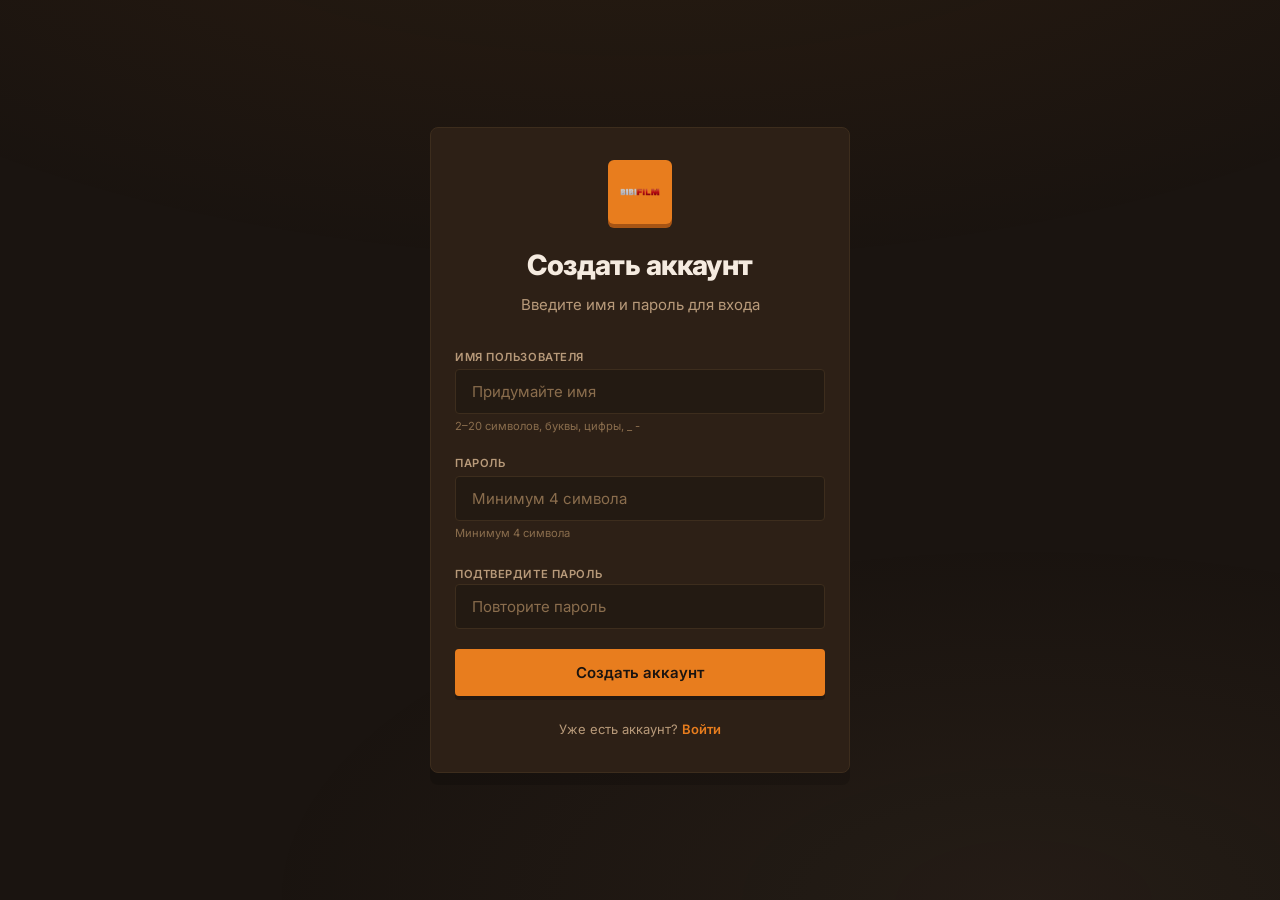
<file: Profile.html>
<!DOCTYPE html>
<html lang="ru">
<head>
  <meta charset="UTF-8">
  <meta name="viewport" content="width=device-width, initial-scale=1.0">
  <title>BiBiFilm — Профиль</title>
  <link rel="icon" type="image/png" href="assets/icons/icon.png">
  <link rel="preconnect" href="https://fonts.googleapis.com">
  <link rel="preconnect" href="https://fonts.gstatic.com" crossorigin>
  <link href="https://fonts.googleapis.com/css2?family=Inter:wght@400;500;600;700;800&display=swap" rel="stylesheet">
  <link rel="stylesheet" href="styles.css">
</head>
<body>
  <div class="page">
    <!-- Sidebar -->
    <nav class="sidebar" role="navigation" aria-label="Главная навигация">
      <a href="index.html" class="sidebar__logo" aria-label="BiBiFilm — главная">
        <img src="assets/icons/icon.png" alt="" loading="lazy">
      </a>

      <div class="sidebar__nav">
        <a href="index.html" class="nav-item" title="Главная" aria-label="Главная">
          <svg viewBox="0 0 24 24"><path d="M10 20v-6h4v6h5v-8h3L12 3 2 12h3v8z"/></svg>
        </a>

        <a href="#" class="nav-item" title="Категории" aria-label="Категории">
          <svg viewBox="0 0 24 24"><path d="M21 3H3c-1.1 0-2 .9-2 2v14c0 1.1.9 2 2 2h18c1.1 0 2-.9 2-2V5c0-1.1-.9-2-2-2zm0 16H3V5h18v14zM8 15c0-1.66 1.34-3 3-3s3 1.34 3 3-3-1.34-3-3z"/></svg>
        </a>

        <a href="#" class="nav-item" title="Моя библиотека" aria-label="Моя библиотека">
          <svg viewBox="0 0 24 24"><path d="M4 6H2v14c0 1.1.9 2 2 2h14v-2H4V6zm16-4H8c-1.1 0-2 .9-2 2v12c0 1.1.9 2 2 2h12c1.1 0 2-.9 2-2V4c0-1.1-.9-2-2-2zm0 14H8V4h12v14zM8 15c0-1.66 1.34-3 3-3s3 1.34 3 3-3-1.34-3-3z"/></svg>
        </a>

        <a href="Register.html" class="nav-item" id="authNavLink" title="Войти / Регистрация" aria-label="Войти или зарегистрироваться">
          <svg viewBox="0 0 24 24"><path d="M12 12c2.21 0 4-1.79 4-4s-1.79-4-4-4-4 1.79-4 4 1.79 4 4 4zm0 2c-2.67 0-8 1.34-8 4v2h16v-2c0-2.66-5.33-4-8-4z"/></svg>
        </a>

        <a href="#" class="nav-item" id="logoutNavLink" title="Выйти" aria-label="Выйти из аккаунта" style="display: none;" onclick="logout()">
          <svg viewBox="0 0 24 24"><path d="M17 7l-1.41 1.41L18.17 11H8v2h10.17l-2.58 2.58L17 17l5-5zM4 5h8V3H4c-1.1 0-2 .9-2 2v14c0 1.1.9 2 2 2h8v-2H4V5z"/></svg>
        </a>
      </div>

      <div class="sidebar__user">
        <a href="Profile.html" class="user-avatar" id="sidebarAvatar" title="Профиль" aria-label="Профиль">Б</a>
      </div>
    </nav>

    <!-- Main Content -->
    <main class="main-content" role="main">
      <div class="container">
        <!-- Profile Header -->
        <header class="profile-header" role="banner">
          <div class="profile-avatar" id="profileAvatar">Б</div>
          <div class="profile-info">
            <div class="profile-name-row">
              <h1 class="profile-name" id="userName">Биби</h1>
              <span class="badge" style="background: var(--color-surface); color: var(--color-text-muted); border: 1px solid var(--color-border);">User</span>
            </div>
            <div class="profile-handle" id="userHandle">@1</div>
            <div class="profile-status">Участник с <span id="memberSince">2026</span></div>
          </div>
          <button class="btn btn--secondary" id="logoutBtn" aria-label="Выйти из аккаунта">Выйти</button>
        </header>

        <!-- Continue Watching (from history) -->
        <section class="section" id="continueSection" aria-labelledby="continue-title" style="display: none;">
          <div class="section__header">
            <h2 class="section__title" id="continue-title">Продолжить просмотр</h2>
          </div>
          <div class="rail-wrapper">
            <button class="rail-nav rail-nav--prev" aria-label="Назад" onclick="scrollRail('continueRail', -1)" title="Назад">
              <svg viewBox="0 0 24 24"><path d="M15.41 7.41L14 6l-6 6 6 6 1.41-1.41L10.83 12z"/></svg>
            </button>
            <div class="rail" id="continueRail" role="list"></div>
            <button class="rail-nav rail-nav--next" aria-label="Вперёд" onclick="scrollRail('continueRail', 1)" title="Вперёд">
              <svg viewBox="0 0 24 24"><path d="M8.59 16.59L10 18l6-6-6-6-1.41 1.41L13.17 12z"/></svg>
            </button>
          </div>
        </section>

        <!-- Favorites / Saved -->
        <section class="section" id="favoritesSection" aria-labelledby="favorites-title">
          <div class="section__header">
            <h2 class="section__title" id="favorites-title">Сохранённое</h2>
          </div>
          <div class="rail-wrapper">
            <button class="rail-nav rail-nav--prev" aria-label="Назад" onclick="scrollRail('favoritesRail', -1)" title="Назад">
              <svg viewBox="0 0 24 24"><path d="M15.41 7.41L14 6l-6 6 6 6 1.41-1.41L10.83 12z"/></svg>
            </button>
            <div class="rail" id="favoritesRail" role="list"></div>
            <button class="rail-nav rail-nav--next" aria-label="Вперёд" onclick="scrollRail('favoritesRail', 1)" title="Вперёд">
              <svg viewBox="0 0 24 24"><path d="M8.59 16.59L10 18l6-6-6-6-1.41 1.41L13.17 12z"/></svg>
            </button>
          </div>
        </section>

        <!-- Account Actions -->
        <section class="section" aria-labelledby="account-title">
          <h2 class="section__title" id="account-title">Аккаунт</h2>
          <div class="grid" style="grid-template-columns: repeat(auto-fit, minmax(280px, 1fr));">
            <article class="setting-card" onclick="changeName()">
              <div class="setting-card__header">
                <div class="setting-card__icon">
                  <svg viewBox="0 0 24 24"><path d="M20 21v-2a4 4 0 0 0-4-4H8a4 4 0 0 0-4 4v2"/><path d="M12 17h.01"/></svg>
                </div>
                <h3 class="setting-card__title">Имя профиля</h3>
              </div>
              <p class="setting-card__desc">Изменить отображаемое имя</p>
            </article>

            <article class="setting-card" onclick="changePassword()">
              <div class="setting-card__header">
                <div class="setting-card__icon">
                  <svg viewBox="0 0 24 24"><path d="M12 22s8-4 8-10V5l-8-3-8 3v7c0 6 8 10 8 10z"/></svg>
                </div>
                <h3 class="setting-card__title">Пароль</h3>
              </div>
              <p class="setting-card__desc">Сменить пароль</p>
            </article>

            <article class="setting-card" style="border-color: var(--color-danger-muted);" onclick="logout()">
              <div class="setting-card__header">
                <div class="setting-card__icon" style="background: var(--color-danger-muted); color: var(--color-danger);">
                  <svg viewBox="0 0 24 24"><path d="M9 21H5a2 2 0 0 1-2-2V5a2 2 0 0 1 2-2h4"/><path d="M16 17L21 12M16 7L21 12M21 12H9"/></svg>
                </div>
                <h3 class="setting-card__title" style="color: var(--color-danger);">Выйти из аккаунта</h3>
              </div>
              <p class="setting-card__desc">Завершить сессию на этом устройстве</p>
            </article>
          </div>
        </section>

        <!-- Stats -->
        <section class="section" aria-labelledby="stats-title">
          <h2 class="section__title" id="stats-title">Статистика</h2>
          <div class="grid" style="grid-template-columns: repeat(auto-fit, minmax(140px, 1fr)); gap: var(--space-3);">
            <article class="setting-card" style="text-align: center; padding: var(--space-6);">
              <div style="font-size: var(--text-3xl); font-weight: var(--font-extrabold); color: var(--color-brand);" id="statFilms">0</div>
              <div style="font-size: var(--text-xs); color: var(--color-text-muted); margin-top: var(--space-1);">Просмотрено видео</div>
            </article>
            <article class="setting-card" style="text-align: center; padding: var(--space-6);">
              <div style="font-size: var(--text-3xl); font-weight: var(--font-extrabold); color: var(--color-brand);" id="statTime">0 мин</div>
              <div style="font-size: var(--text-xs); color: var(--color-text-muted); margin-top: var(--space-1);">Времени просмотра</div>
            </article>
            <article class="setting-card" style="text-align: center; padding: var(--space-6);">
              <div style="font-size: var(--text-3xl); font-weight: var(--font-extrabold); color: var(--color-brand);" id="statSaved">0</div>
              <div style="font-size: var(--text-xs); color: var(--color-text-muted); margin-top: var(--space-1);">Сохранено</div>
            </article>
          </div>
        </section>
      </div>
    </main>
  </div>

  <!-- Toast Container -->
  <div class="toast-container" id="toastContainer" aria-live="polite" aria-atomic="true"></div>

  <!-- Video Player Modal -->
  <div class="modal" id="videoModal" role="dialog" aria-modal="true" aria-label="Видеоплеер" onclick="closePlayer()">
    <div class="modal__backdrop"></div>
    <div class="modal__content">
      <button class="modal__close" onclick="closePlayer()" aria-label="Закрыть плеер">×</button>
      <video class="modal__video" id="mainPlayer" controls playsinline></video>
    </div>
  </div>

  <!-- Simple Modal for name/password change -->
  <div class="modal" id="actionModal" role="dialog" aria-modal="true" aria-labelledby="modalTitle" onclick="closeModal()">
    <div class="modal__backdrop"></div>
    <div class="modal__content" style="max-width: 420px; aspect-ratio: auto; padding: var(--space-6);" onclick="event.stopPropagation()">
      <h3 id="modalTitle" style="font-size: var(--text-xl); font-weight: var(--font-bold); margin-bottom: var(--space-5);"></h3>
      <form id="modalForm">
        <div class="form-group" id="modalNameGroup">
          <label class="form-label" for="modalNameInput">Новое имя</label>
          <input type="text" id="modalNameInput" class="form-input" placeholder="Введите имя" maxlength="20">
        </div>
        <div class="form-group" id="modalPassGroup" style="display: none;">
          <label class="form-label" for="modalCurrentPass">Текущий пароль</label>
          <input type="password" id="modalCurrentPass" class="form-input" placeholder="Введите текущий пароль">
        </div>
        <div class="form-group" id="modalNewPassGroup" style="display: none;">
          <label class="form-label" for="modalNewPass">Новый пароль</label>
          <input type="password" id="modalNewPass" class="form-input" placeholder="Минимум 4 символа" minlength="4">
        </div>
        <div class="form-group" id="modalConfirmPassGroup" style="display: none;">
          <label class="form-label" for="modalConfirmPass">Подтвердите новый пароль</label>
          <input type="password" id="modalConfirmPass" class="form-input" placeholder="Повторите новый пароль">
        </div>
        <div style="display: flex; gap: var(--space-3); margin-top: var(--space-6);">
          <button type="button" class="btn btn--secondary flex-1" onclick="closeModal()">Отмена</button>
          <button type="submit" class="btn btn--primary flex-1" id="modalSubmitBtn">Сохранить</button>
        </div>
      </form>
    </div>
  </div>

  <!-- Data & App Scripts -->
  <script>
    // ==========================================
    // BiBiFilm — CONFIG (EDIT HERE)
    // ==========================================
    // ═══════════════════════════════════════════
    // ПУТИ К АССЕТАМ (меняй если переместил папки)
    // ═══════════════════════════════════════════
    const VIDEOS = 'assets/videos/';
    const PHOTOS = 'assets/photos/';

    // ═══════════════════════════════════════════
    // ГЛАВНЫЙ БАННЕР (Hero) — меняй под свой фильм
    // ═══════════════════════════════════════════
    const heroConfig = {
      title: 'Бизнес-план «Биби»',
      subtitle: 'Рекомендуемое',
      ageRating: '0+',
      quality: 'HD',
      description: 'Энергичная кошечка Биби устраивается пекарем. В первый же день к ней приходят два кота и заказывают два пирога. Не устояв перед потрясающим ароматом, Биби прямо на глазах у обманутых клиентов съедает оба заказа сама.',
      poster: PHOTOS + 'cover1.png',
      video: VIDEOS + 'film1.mov',
      btnText: 'Смотреть'
    };

    // ═══════════════════════════════════════════
    // СЕКЦИИ — ДОБАВЛЯЙ/УДАЛЯЙ ФИЛЬМЫ ЗДЕСЬ
    // (ДОЛЖЕН БЫТЬ ИДЕНТИЧНЫМ index.html)
    // ═══════════════════════════════════════════
    // Каждый item = { id, title, video, poster, quality }
    // id: уникальный (film1, film2... ep1, ep2... bp1, work1...)
    // title: название на карточке
    // video: путь к файлу (VIDEOS + 'имя_файла')
    // poster: путь к обложке (PHOTOS + 'имя_файла') или '' если нет
    // quality: 'HD' / '4K' / '' — значок качества на карточке
    // ═══════════════════════════════════════════
    const sectionsConfig = [
      {
        id: 'movies',
        title: 'Фильмы',
        type: 'movies',
        items: [
          { id: 'film1', title: 'Бизнес-план «Биби»', video: VIDEOS + 'film1.mov', poster: PHOTOS + 'cover1.png', quality: 'HD' },
          { id: 'film2', title: 'Фильм 2', video: VIDEOS + 'film2.mov', poster: PHOTOS + 'cover2.png', quality: 'HD' },
          { id: 'film3', title: 'Фильм 3', video: VIDEOS + 'film3.mp4', poster: PHOTOS + 'cover3.png', quality: 'HD' },
          { id: 'film4', title: 'Фильм 4', video: VIDEOS + 'film4.mov', poster: PHOTOS + 'cover4.png', quality: 'HD' },
          { id: 'film5', title: 'Фильм 5', video: VIDEOS + 'film5.mov', poster: PHOTOS + 'cover5.png', quality: 'HD' },
          { id: 'film6', title: 'Фильм 6', video: VIDEOS + 'film6.mov', poster: PHOTOS + 'cover6.png', quality: 'HD' },
          { id: 'film7', title: 'Фильм 7', video: VIDEOS + 'film7.mp4', poster: PHOTOS + 'cover7.png', quality: 'HD' },
          { id: 'film8', title: 'Фильм 8', video: VIDEOS + 'film8.mp4', poster: PHOTOS + 'cover8.png', quality: 'HD' },
          { id: 'film9', title: 'Фильм 9', video: VIDEOS + 'film9.mp4', poster: PHOTOS + 'cover9.png', quality: 'HD' },
          { id: 'film10', title: 'Фильм 10', video: VIDEOS + 'film10.mp4', poster: PHOTOS + 'cover10.png', quality: 'HD' },
          { id: 'film11', title: 'Фильм 11', video: VIDEOS + 'film11.mp4', poster: PHOTOS + 'cover11.png', quality: 'HD' },
          // ДОБАВЛЯЙ НОВЫЕ ФИЛЬМЫ ВЫШЕ ЭТОЙ СТРОКИ:
          // { id: 'film12', title: 'Название', video: VIDEOS + 'film12.mov', poster: PHOTOS + 'cover12.png', quality: 'HD' },
        ]
      },
      {
        id: 'episodes',
        title: 'Эпизоды',
        type: 'episodes',
        items: [
          { id: 'ep1', title: 'Эпизод 1', video: VIDEOS + 'episode1.mov', poster: '' },
          { id: 'ep2', title: 'Эпизод 2', video: VIDEOS + 'episode2.mov', poster: '' },
          { id: 'ep2alt', title: 'Эпизод 2 (Альт. версия)', video: VIDEOS + 'episode2anotherv.mov', poster: '' },
          { id: 'ep3', title: 'Эпизод 3', video: VIDEOS + 'episode3.mov', poster: '' },
          { id: 'ep4', title: 'Эпизод 4', video: VIDEOS + 'episode4.mov', poster: '' },
          // ДОБАВЛЯЙ ЭПИЗОДЫ ВЫШЕ:
        ]
      },
      {
        id: 'badphones',
        title: 'Badphones',
        type: 'custom',
        items: [
          { id: 'bp1', title: 'Badphones 1', video: VIDEOS + 'badphone1.mp4', poster: PHOTOS + 'badcover1.png', quality: 'HD' },
          { id: 'bp2', title: 'Badphones 2', video: VIDEOS + 'badphone2.mp4', poster: PHOTOS + 'badcover2.png', quality: 'HD' },
          // ДОБАВЛЯЙ BADPHONES ВЫШЕ:
        ]
      },
      {
        id: 'work',
        title: 'Работа',
        type: 'custom',
        items: [
          { id: 'work1', title: 'Работа 1', video: VIDEOS + 'work1.mov', poster: PHOTOS + 'workcover1.png', quality: 'HD' },
          { id: 'work2', title: 'Работа 2', video: VIDEOS + 'work2.mov', poster: PHOTOS + 'workcover2.png', quality: 'HD' },
          // ДОБАВЛЯЙ РАБОТЫ ВЫШЕ:
        ]
      }
      // ХОЧЕШЬ НОВУЮ СЕКЦИЮ? КОПИРУЙ БЛОК ВЫШЕ И МЕНЯЙ id/title/items
    ];

    const videoTitles = {
      'assets/videos/film1.mov': 'Бизнес-план «Биби»',
      'assets/videos/film2.mov': 'Фильм 2',
      'assets/videos/film3.mp4': 'Фильм 3',
      'assets/videos/film4.mov': 'Фильм 4',
      'assets/videos/film5.mov': 'Фильм 5',
      'assets/videos/film6.mov': 'Фильм 6',
      'assets/videos/film7.mp4': 'Фильм 7',
      'assets/videos/film8.mp4': 'Фильм 8',
      'assets/videos/film9.mp4': 'Фильм 9',
      'assets/videos/film10.mp4': 'Фильм 10',
      'assets/videos/film11.mp4': 'Фильм 11',
      'assets/videos/episode1.mov': 'Эпизод 1',
      'assets/videos/episode2.mov': 'Эпизод 2',
      'assets/videos/episode2anotherv.mov': 'Эпизод 2 (Альт.)',
      'assets/videos/episode3.mov': 'Эпизод 3',
      'assets/videos/episode4.mov': 'Эпизод 4',
      'assets/videos/badphone1.mp4': 'Badphones 1',
      'assets/videos/badphone2.mp4': 'Badphones 2',
      'assets/videos/work1.mov': 'Работа 1',
      'assets/videos/work2.mov': 'Работа 2',
    };

    const playerConfig = {
      completionThreshold: 95,
      minWatchTime: 3,
      autoplay: true,
    };

    function getVideoTitle(videoSrc) {
      return videoTitles[videoSrc] || videoSrc.split('/').pop().replace(/\.[^.]+$/, '');
    }

    function formatTime(sec) {
      if (!sec || sec < 0) return '0:00';
      const h = Math.floor(sec / 3600);
      const m = Math.floor((sec % 3600) / 60);
      const s = Math.floor(sec % 60);
      return h > 0
        ? `${h}:${String(m).padStart(2, '0')}:${String(s).padStart(2, '0')}`
        : `${m}:${String(s).padStart(2, '0')}`;
    }

    // Авто-генерация плоского массива всех видео
    const allVideos = sectionsConfig.flatMap(section =>
      section.items.map(item => ({
        ...item,
        sectionId: section.id,
        sectionTitle: section.title
      }))
    );

    // ==========================================
    // BiBiFilm — Profile App
    // ==========================================
    const STORAGE_KEY = 'video_watch_history';
    const FAVORITES_KEY = 'bibifilm_favorites';
    const USERS_KEY = 'bibifilm_users';

    // ----- INIT -----
    (function() {
      const currentUser = localStorage.getItem('bibifilm_current_user');
      if (!currentUser) {
        window.location.href = 'Register.html';
        return;
      }

      const nameEl = document.getElementById('userName');
      const handleEl = document.getElementById('userHandle');
      const avatarEl = document.getElementById('profileAvatar');
      const sidebarAvatar = document.getElementById('sidebarAvatar');

      if (nameEl) nameEl.textContent = currentUser;
      if (handleEl) handleEl.textContent = '@' + currentUser;
      if (avatarEl) avatarEl.textContent = currentUser.charAt(0).toUpperCase();
      if (sidebarAvatar) sidebarAvatar.textContent = currentUser.charAt(0).toUpperCase();

      // Member since
      const users = JSON.parse(localStorage.getItem(USERS_KEY) || '{}');
      if (users[currentUser]?.createdAt) {
        const year = new Date(users[currentUser].createdAt).getFullYear();
        document.getElementById('memberSince').textContent = year;
      }

      document.title = 'BiBiFilm — ' + currentUser;
      updateAuthNav();
      renderContinueWatching();
      renderFavorites(currentUser);
      renderStats(currentUser);
      enableRailScroll();
      observeRailScroll();
    })();

    // ----- AUTH NAV -----
    function updateAuthNav() {
      const authLink = document.getElementById('authNavLink');
      const logoutLink = document.getElementById('logoutNavLink');
      const currentUser = localStorage.getItem('bibifilm_current_user');

      if (currentUser) {
        if (authLink) { authLink.href = 'Profile.html'; authLink.title = 'Профиль (' + currentUser + ')'; }
        if (logoutLink) logoutLink.style.display = 'flex';
      } else {
        if (authLink) { authLink.href = 'Register.html'; authLink.title = 'Войти / Регистрация'; }
        if (logoutLink) logoutLink.style.display = 'none';
      }
    }

    function logout() {
      localStorage.removeItem('bibifilm_current_user');
      window.location.href = 'Register.html';
    }

    // ----- RAIL SCROLL / NAV -----
    function enableRailScroll() {
      document.querySelectorAll('.rail').forEach(rail => {
        rail.addEventListener('wheel', (e) => {
          if (e.deltaY !== 0) {
            e.preventDefault();
            rail.scrollLeft += e.deltaY * 1.5;
          }
        }, { passive: false });
      });
    }

    function scrollRail(railId, direction) {
      const rail = document.getElementById(railId);
      if (!rail) return;
      const cardWidth = 260 + 16;
      rail.scrollBy({ left: direction * cardWidth * 3, behavior: 'smooth' });
      setTimeout(() => updateRailNav(railId), 350);
    }

    function updateRailNav(railId) {
      const rail = document.getElementById(railId);
      if (!rail) return;
      const wrapper = rail.closest('.rail-wrapper');
      if (!wrapper) return;
      const prevBtn = wrapper.querySelector('.rail-nav--prev');
      const nextBtn = wrapper.querySelector('.rail-nav--next');
      if (prevBtn) prevBtn.style.display = rail.scrollLeft > 10 ? 'flex' : 'none';
      if (nextBtn) nextBtn.style.display = rail.scrollLeft + rail.clientWidth < rail.scrollWidth - 10 ? 'flex' : 'none';
    }

    function observeRailScroll() {
      document.querySelectorAll('.rail').forEach(rail => {
        rail.addEventListener('scroll', () => updateRailNav(rail.id));
      });
    }

    // ----- CONTINUE WATCHING -----
    function getWatchHistory() {
      try { return JSON.parse(localStorage.getItem(STORAGE_KEY)) || {}; }
      catch { return {}; }
    }

    function renderContinueWatching() {
      const history = getWatchHistory();
      const section = document.getElementById('continueSection');
      const rail = document.getElementById('continueRail');
      const items = Object.values(history).sort((a, b) => b.timestamp - a.timestamp);

      if (items.length === 0) {
        section.style.display = 'none';
        return;
      }

      section.style.display = 'block';
      rail.innerHTML = items.slice(0, 10).map(item => {
        const hasPoster = !!item.posterSrc;
        const bgStyle = hasPoster ? `background-image: url('${item.posterSrc}');` : '';
        const placeholderClass = hasPoster ? '' : 'card__media--placeholder';
        const isCompleted = item.progress >= playerConfig.completionThreshold;
        const progressBar = !isCompleted
          ? `<div class="card__progress" style="width: ${item.progress}%;"></div>`
          : `<div class="card__progress card__progress--complete" style="width: 100%;"></div>`;
        const titleText = isCompleted ? 'Просмотрено' : `Продолжить с ${formatTime(item.currentTime)}`;

        return `
          <article class="rail__item card" role="listitem" data-video-src="${item.videoSrc}" onclick="openPlayer('${item.videoSrc}', '${item.posterSrc || ''}', ${item.currentTime})">
            <div class="card__media ${placeholderClass}" style="${bgStyle}">
              <button class="card__play-btn" aria-label="Смотреть" tabindex="-1"><svg viewBox="0 0 24 24"><path d="M8 5v14l11-7z"/></svg></button>
            </div>
            ${progressBar}
            <div class="card__content">
              <h3 class="card__title">${titleText}</h3>
            </div>
          </article>
        `;
      }).join('');
      updateRailNav('continueRail');
    }

    // ----- FAVORITES (from allVideos + localStorage) -----
    function getFavorites() {
      try { return JSON.parse(localStorage.getItem(FAVORITES_KEY)) || []; }
      catch { return []; }
    }

    function renderFavorites(user) {
      const favorites = getFavorites();
      const rail = document.getElementById('favoritesRail');

      if (favorites.length === 0) {
        rail.innerHTML = `
          <div class="rail__item" style="flex: 0 0 260px; display: flex;">
            <article class="card w-full" style="display: flex; flex-direction: column; justify-content: center; align-items: center; min-height: 160px; text-align: center; border-style: dashed; border-color: var(--color-border);">
              <svg width="48" height="48" viewBox="0 0 24 24" fill="none" stroke="currentColor" stroke-width="1.5" style="color: var(--color-text-dim); margin-bottom: var(--space-3);"><path d="M19 21l-7-5-7 5V5a2 2 0 0 1 2-2h10a2 2 0 0 1 2 2z"/></svg>
              <p style="color: var(--color-text-muted); font-size: var(--text-sm);">Пока ничего не сохранено</p>
              <p style="color: var(--color-text-dim); font-size: var(--text-xs); margin-top: var(--space-1);">Нажмите на сердечко у фильма, чтобы добавить сюда</p>
            </article>
          </div>
        `;
        return;
      }

      rail.innerHTML = favorites.map(videoSrc => {
        const video = allVideos.find(v => v.video === videoSrc);
        if (!video) return '';

        const hasPoster = !!video.poster;
        const bgStyle = hasPoster ? `background-image: url('${video.poster}');` : '';
        const placeholderClass = hasPoster ? '' : 'card__media--placeholder';

        return `
          <article class="rail__item card" role="listitem" data-video-src="${video.video}" onclick="openPlayer('${video.video}', '${video.poster || ''}')">
            <div class="card__media ${placeholderClass}" style="${bgStyle}">
              <button class="card__play-btn" aria-label="Смотреть" tabindex="-1"><svg viewBox="0 0 24 24"><path d="M8 5v14l11-7z"/></svg></button>
            </div>
            <div class="card__content">
              <h3 class="card__title">${video.title}</h3>
              ${video.quality ? `<div class="card__meta"><span>${video.quality}</span></div>` : ''}
            </div>
          </article>
        `;
      }).filter(Boolean).join('');
      updateRailNav('favoritesRail');
    }

    // ----- STATS -----
    function renderStats(user) {
      const history = getWatchHistory();
      const userHistory = Object.values(history);
      const watched = new Set(userHistory.map(i => i.videoSrc)).size;
      const totalSec = userHistory.reduce((sum, i) => sum + (i.currentTime || 0), 0);
      const favorites = getFavorites();

      document.getElementById('statFilms').textContent = watched;
      document.getElementById('statTime').textContent = totalSec > 3600 ? `${Math.floor(totalSec/3600)} ч` : `${Math.floor(totalSec/60)} мин`;
      document.getElementById('statSaved').textContent = favorites.length;
    }

    // ----- MODAL (name/password) -----
    let modalMode = 'name';
    const modal = document.getElementById('actionModal');
    const modalTitle = document.getElementById('modalTitle');
    const modalForm = document.getElementById('modalForm');
    const modalSubmitBtn = document.getElementById('modalSubmitBtn');
    const nameGroup = document.getElementById('modalNameGroup');
    const passGroup = document.getElementById('modalPassGroup');
    const newPassGroup = document.getElementById('modalNewPassGroup');
    const confirmPassGroup = document.getElementById('modalConfirmPassGroup');
    const nameInput = document.getElementById('modalNameInput');
    const currentPassInput = document.getElementById('modalCurrentPass');
    const newPassInput = document.getElementById('modalNewPass');
    const confirmPassInput = document.getElementById('modalConfirmPass');

    function openModal(mode) {
      modalMode = mode;
      modalForm.reset();
      clearModalValidation();

      if (mode === 'name') {
        modalTitle.textContent = 'Изменить имя';
        nameGroup.style.display = 'block';
        passGroup.style.display = 'none';
        newPassGroup.style.display = 'none';
        confirmPassGroup.style.display = 'none';
        modalSubmitBtn.textContent = 'Сохранить';
        const currentUser = localStorage.getItem('bibifilm_current_user');
        nameInput.value = currentUser || '';
      } else {
        modalTitle.textContent = 'Сменить пароль';
        nameGroup.style.display = 'none';
        passGroup.style.display = 'block';
        newPassGroup.style.display = 'block';
        confirmPassGroup.style.display = 'block';
        modalSubmitBtn.textContent = 'Сменить';
      }
      modal.classList.add('modal--open');
      document.body.style.overflow = 'hidden';
    }

    function closeModal() {
      modal.classList.remove('modal--open');
      document.body.style.overflow = '';
    }

    function changeName() { openModal('name'); }
    function changePassword() { openModal('password'); }

    function clearModalValidation() {
      [nameInput, currentPassInput, newPassInput, confirmPassInput].forEach(i => i.classList.remove('error', 'success'));
    }

    // Hash password
    async function hashPassword(password) {
      const encoder = new TextEncoder();
      const data = encoder.encode(password + 'bibifilm_salt_2024');
      const hashBuffer = await crypto.subtle.digest('SHA-256', data);
      const hashArray = Array.from(new Uint8Array(hashBuffer));
      return hashArray.map(b => b.toString(16).padStart(2, '0')).join('');
    }

    modalForm.onsubmit = async (e) => {
      e.preventDefault();
      const currentUser = localStorage.getItem('bibifilm_current_user');
      if (!currentUser) return;

      if (modalMode === 'name') {
        const newName = nameInput.value.trim();
        if (!newName || newName.length < 2 || newName.length > 20) { nameInput.classList.add('error'); return; }
        if (!/^[a-zA-Z0-9а-яА-ЯёЁ_-]+$/.test(newName)) { nameInput.classList.add('error'); return; }

        const users = JSON.parse(localStorage.getItem(USERS_KEY) || '{}');
        if (users[newName] && newName !== currentUser) {
          nameInput.classList.add('error');
          showToast('Это имя уже занято', 'error');
          return;
        }

        users[newName] = { ...users[currentUser] };
        delete users[currentUser];
        localStorage.setItem(USERS_KEY, JSON.stringify(users));
        localStorage.setItem('bibifilm_current_user', newName);

        document.getElementById('userName').textContent = newName;
        document.getElementById('userHandle').textContent = '@' + newName;
        document.getElementById('profileAvatar').textContent = newName.charAt(0).toUpperCase();
        document.getElementById('sidebarAvatar').textContent = newName.charAt(0).toUpperCase();
        document.title = 'BiBiFilm — ' + newName;

        showToast('Имя изменено', 'success');
        closeModal();
      } else {
        const currentPass = currentPassInput.value;
        const newPass = newPassInput.value;
        const confirmPass = confirmPassInput.value;

        if (!currentPass) { currentPassInput.classList.add('error'); return; }
        if (newPass.length < 4) { newPassInput.classList.add('error'); return; }
        if (newPass !== confirmPass) { confirmPassInput.classList.add('error'); showToast('Пароли не совпадают', 'error'); return; }

        const users = JSON.parse(localStorage.getItem(USERS_KEY) || '{}');
        const hash = await hashPassword(currentPass);
        if (users[currentUser]?.passwordHash !== hash) {
          currentPassInput.classList.add('error');
          showToast('Неверный текущий пароль', 'error');
          return;
        }

        users[currentUser].passwordHash = await hashPassword(newPass);
        localStorage.setItem(USERS_KEY, JSON.stringify(users));

        showToast('Пароль изменён', 'success');
        closeModal();
      }
    };

    // ----- PLAYER -----
    const playerModal = document.getElementById('videoModal');
    const player = document.getElementById('mainPlayer');
    let currentMedia = null;

    function openPlayer(videoSrc, posterSrc, startTime = 0) {
      currentMedia = { videoSrc, posterSrc };
      player.src = videoSrc;
      if (posterSrc) player.poster = posterSrc;
      else player.removeAttribute('poster');

      playerModal.classList.add('modal--open');
      document.body.style.overflow = 'hidden';

      if (startTime > 0) player.currentTime = startTime;
      if (playerConfig.autoplay) player.play().catch(() => {});
    }

    player.addEventListener('timeupdate', () => {
      if (currentMedia && player.duration) {
        updateProgressBar(currentMedia.videoSrc, player.currentTime, player.duration);
      }
    });

    function saveProgress(videoSrc, posterSrc, currentTime, duration) {
      if (!duration || duration <= 0) return;
      const history = getWatchHistory();
      const progress = (currentTime / duration) * 100;
      if (progress > playerConfig.completionThreshold || currentTime < playerConfig.minWatchTime) {
        delete history[videoSrc];
      } else {
        history[videoSrc] = { videoSrc, posterSrc, currentTime, progress, timestamp: Date.now() };
      }
      localStorage.setItem(STORAGE_KEY, JSON.stringify(history));
      // Full re-render only on completion/close
      renderContinueWatching();
      renderStats(localStorage.getItem('bibifilm_current_user'));
    }

    // Lightweight progress bar update during playback (no re-render)
    function updateProgressBar(videoSrc, currentTime, duration) {
      const progress = (currentTime / duration) * 100;
      const card = document.querySelector(`#continueRail .card[data-video-src="${videoSrc}"]`);
      if (card) {
        const progressBar = card.querySelector('.card__progress');
        if (progressBar) {
          progressBar.style.width = `${Math.min(progress, 100)}%`;
          if (progress >= playerConfig.completionThreshold) {
            progressBar.classList.add('card__progress--complete');
          }
        }
        const title = card.querySelector('.card__title');
        if (title) {
          title.textContent = progress >= playerConfig.completionThreshold ? 'Просмотрено' : `Продолжить с ${formatTime(currentTime)}`;
        }
      }
    }

    function closePlayer() {
      if (currentMedia && player.duration) {
        saveProgress(currentMedia.videoSrc, currentMedia.posterSrc, player.currentTime, player.duration);
      }
      player.pause();
      player.src = '';
      currentMedia = null;
      playerModal.classList.remove('modal--open');
      document.body.style.overflow = '';
    }

    document.addEventListener('keydown', (e) => {
      if (e.key === 'Escape') {
        if (playerModal.classList.contains('modal--open')) closePlayer();
        if (modal.classList.contains('modal--open')) closeModal();
      }
    });

    // ----- TOAST -----
    function showToast(message, type = 'info') {
      const container = document.getElementById('toastContainer');
      const toast = document.createElement('div');
      toast.className = `toast toast--${type === 'success' ? 'success' : type === 'error' ? 'error' : 'info'}`;
      const icons = {
        success: '<path d="M9 16.17L4.83 12l-1.42 1.41L9 19 21 7l-1.41-1.41L9 16.17z"/>',
        error: '<path d="M12 2C6.48 2 2 6.48 2 12s4.48 10 10 10 10-4.48 10-10S17.52 2 12 2zm1 15h-2v-2h2v2zm0-4h-2V7h2v6z"/>',
        info: '<path d="M12 2C6.48 2 2 6.48 2 12s4.48 10 10 10 10-4.48 10-10S17.52 2 12 2zm1 17h-2v-4h2v4zm0-10h-2V7h2v6z"/>'
      };
      toast.innerHTML = `
        <svg class="toast__icon" viewBox="0 0 24 24">${icons[type === 'success' ? 'success' : type === 'error' ? 'error' : 'info']}</svg>
        <span class="toast__message">${message}</span>
        <button class="toast__close" aria-label="Закрыть"><svg width="18" height="18" viewBox="0 0 24 24"><path d="M19 6.41L17.59 5 12 10.59 6.41 5 5 6.41 10.59 12 5 17.59 6.41 19 19 17.59 13.41 12z"/></svg></button>
      `;
      toast.querySelector('.toast__close').onclick = () => toast.remove();
      container.appendChild(toast);
      setTimeout(() => toast.remove(), 5000);
    }
  </script>
</body>
</html>
</file>
<file: styles.css>
/* ========================================
   BiBiFilm — Design System (Orange/Brown Brutalist)
   ======================================== */

/* ---------- CSS Custom Properties ---------- */
:root {
  /* Colors — Оранжево-коричневая палитра */
  --color-bg: #1a1410;
  --color-bg-elevated: #231a12;
  --color-surface: #2d2016;
  --color-surface-hover: #36281a;
  --color-border: #3d2d1d;
  --color-border-strong: #4a3824;

  --color-text: #f5ebe0;
  --color-text-muted: #b89a7a;
  --color-text-dim: #8a6d4d;

  --color-brand: #e87d1e;        /* Основной оранжевый */
  --color-brand-hover: #ff8c00;
  --color-brand-muted: rgba(232, 125, 30, 0.12);
  --color-brand-strong: rgba(232, 125, 30, 0.2);

  --color-accent: #d4a574;       /* Песочный/бежевый */
  --color-accent-hover: #e8c498;

  --color-danger: #c0392b;
  --color-danger-muted: rgba(192, 57, 43, 0.12);
  --color-success: #27ae60;
  --color-success-muted: rgba(39, 174, 96, 0.12);

  /* Spacing */
  --space-1: 4px;
  --space-2: 8px;
  --space-3: 12px;
  --space-4: 16px;
  --space-5: 20px;
  --space-6: 24px;
  --space-8: 32px;
  --space-10: 40px;
  --space-12: 48px;
  --space-16: 64px;

  /* Typography */
  --font-sans: 'Inter', 'Segoe UI', system-ui, -apple-system, sans-serif;
  --font-mono: 'JetBrains Mono', 'Fira Code', monospace;

  --text-xs: 0.7rem;
  --text-sm: 0.8125rem;
  --text-base: 0.9375rem;
  --text-md: 1rem;
  --text-lg: 1.125rem;
  --text-xl: 1.375rem;
  --text-2xl: 1.75rem;
  --text-3xl: 2.25rem;
  --text-4xl: 3rem;

  --font-normal: 400;
  --font-medium: 500;
  --font-semibold: 600;
  --font-bold: 700;
  --font-extrabold: 800;

  --leading-tight: 1.15;
  --leading-normal: 1.5;
  --leading-relaxed: 1.65;

  /* Border Radius — МАЛО закруглений */
  --radius-none: 0;
  --radius-sm: 2px;
  --radius-md: 4px;
  --radius-lg: 6px;
  --radius-xl: 8px;
  --radius-full: 9999px;

  /* Shadows — Твёрдые, без размытия */
  --shadow-sm: 0 1px 0 rgba(0,0,0,0.3);
  --shadow-md: 0 4px 0 rgba(0,0,0,0.25);
  --shadow-lg: 0 8px 0 rgba(0,0,0,0.2);
  --shadow-xl: 0 12px 0 rgba(0,0,0,0.15);
  --shadow-brand: 0 4px 0 rgba(180, 90, 20, 0.9);

  /* Transitions — Быстрые, чёткие */
  --transition-fast: 80ms ease;
  --transition-base: 150ms ease;
  --transition-slow: 250ms ease;

  /* Layout */
  --sidebar-width: 72px;
  --header-height: 56px;
  --content-max-width: 1400px;
  --content-padding: var(--space-6);

  /* Z-index */
  --z-dropdown: 100;
  --z-sticky: 200;
  --z-sidebar: 300;
  --z-modal-backdrop: 400;
  --z-modal: 500;
  --z-toast: 600;
  --z-tooltip: 700;
}

/* ---------- Reset & Base ---------- */
*, *::before, *::after {
  box-sizing: border-box;
  margin: 0;
  padding: 0;
}

html {
  font-size: 16px;
  -webkit-font-smoothing: antialiased;
  -moz-osx-font-smoothing: grayscale;
  text-rendering: optimizeLegibility;
}

body {
  font-family: var(--font-sans);
  background-color: var(--color-bg);
  color: var(--color-text);
  font-size: var(--text-base);
  line-height: var(--leading-normal);
  min-height: 100vh;
  overflow-x: hidden;
}

a { color: inherit; text-decoration: none; }
button { font-family: inherit; font-size: inherit; cursor: pointer; border: none; background: none; }
img, video { max-width: 100%; height: auto; display: block; }
input, textarea, select { font-family: inherit; font-size: inherit; color: inherit; }
ul, ol { list-style: none; }

/* Scrollbar — Тонкая, чёткая */
::-webkit-scrollbar { width: 6px; height: 6px; }
::-webkit-scrollbar-track { background: transparent; }
::-webkit-scrollbar-thumb {
  background: var(--color-border-strong);
  border-radius: var(--radius-none);
}
::-webkit-scrollbar-thumb:hover { background: var(--color-text-muted); }
::-webkit-scrollbar-corner { background: transparent; }

::selection { background: var(--color-brand-muted); color: var(--color-text); }

:focus-visible { outline: 2px solid var(--color-brand); outline-offset: 2px; }

/* ---------- Layout Primitives ---------- */
.page { display: flex; min-height: 100vh; }

.main-content {
  flex: 1;
  margin-left: var(--sidebar-width);
  width: calc(100% - var(--sidebar-width));
  min-height: 100vh;
  padding: var(--content-padding);
}

.container { width: 100%; max-width: var(--content-max-width); margin: 0 auto; padding: 0 var(--space-4); }

/* ---------- Sidebar ---------- */
.sidebar {
  position: fixed; left: 0; top: 0; bottom: 0;
  width: var(--sidebar-width);
  background: var(--color-bg-elevated);
  border-right: 1px solid var(--color-border);
  display: flex; flex-direction: column; align-items: center;
  padding: var(--space-5) 0; z-index: var(--z-sidebar);
}

.sidebar__logo {
  width: 40px; height: 40px;
  border-radius: var(--radius-md);
  background: var(--color-brand);
  display: flex; align-items: center; justify-content: center;
  margin-bottom: var(--space-6); flex-shrink: 0;
  box-shadow: var(--shadow-brand);
  overflow: hidden;
}
.sidebar__logo img { width: 28px; height: 28px; object-fit: contain; }

.sidebar__nav {
  display: flex; flex-direction: column; gap: var(--space-1);
  width: 100%; padding: 0 var(--space-3); flex: 1;
}

.nav-item {
  display: flex; align-items: center; justify-content: center;
  width: 100%; height: 44px;
  border-radius: var(--radius-md);
  color: var(--color-text-muted);
  transition: all var(--transition-fast);
}
.nav-item:hover, .nav-item:focus-visible {
  color: var(--color-text);
  background: var(--color-surface);
}
.nav-item--active {
  color: var(--color-brand);
  background: var(--color-brand-muted);
}
.nav-item--active::before {
  content: '';
  position: absolute; left: 0; top: 50%;
  transform: translateY(-50%);
  width: 3px; height: 20px;
  background: var(--color-brand);
  border-radius: var(--radius-none);
}
.nav-item svg { width: 22px; height: 22px; fill: currentColor; flex-shrink: 0; }

.sidebar__user { padding: var(--space-4) var(--space-3); width: 100%; border-top: 1px solid var(--color-border); }
.user-avatar {
  width: 40px; height: 40px;
  border-radius: var(--radius-md);
  background: var(--color-brand);
  display: flex; align-items: center; justify-content: center;
  font-weight: var(--font-bold); font-size: var(--text-lg);
  color: var(--color-bg); margin: 0 auto;
  box-shadow: var(--shadow-brand);
}

/* ---------- Buttons — Плоские, с тенью снизу ---------- */
.btn {
  display: inline-flex; align-items: center; justify-content: center; gap: var(--space-2);
  padding: var(--space-3) var(--space-5);
  font-size: var(--text-sm); font-weight: var(--font-semibold);
  line-height: 1; border-radius: var(--radius-md);
  transition: all var(--transition-fast);
  white-space: nowrap;
  box-shadow: var(--shadow-md);
}
.btn:active:not(:disabled) { transform: translateY(2px); box-shadow: var(--shadow-sm); }
.btn:disabled { opacity: 0.5; cursor: not-allowed; transform: none; box-shadow: var(--shadow-md); }

.btn--primary {
  background: var(--color-brand); color: var(--color-bg);
}
.btn--primary:hover:not(:disabled) { background: var(--color-brand-hover); }

.btn--secondary {
  background: var(--color-surface); color: var(--color-text);
  border: 1px solid var(--color-border); box-shadow: var(--shadow-sm);
}
.btn--secondary:hover:not(:disabled) {
  background: var(--color-surface-hover);
  border-color: var(--color-border-strong);
  box-shadow: var(--shadow-md);
}

.btn--ghost { background: transparent; color: var(--color-text-muted); box-shadow: none; }
.btn--ghost:hover:not(:disabled) { color: var(--color-text); background: var(--color-surface); box-shadow: var(--shadow-sm); }

.btn--danger { background: var(--color-danger-muted); color: var(--color-danger); border: 1px solid transparent; box-shadow: var(--shadow-sm); }
.btn--danger:hover:not(:disabled) { background: var(--color-danger); color: var(--color-bg); box-shadow: var(--shadow-md); }

.btn--icon { padding: var(--space-2); width: 40px; height: 40px; }
.btn--sm { padding: var(--space-2) var(--space-3); font-size: var(--text-xs); }
.btn--lg { padding: var(--space-4) var(--space-8); font-size: var(--text-base); }

/* ---------- Cards ---------- */
.card {
  background: var(--color-surface);
  border: 1px solid var(--color-border);
  border-radius: var(--radius-lg);
  overflow: hidden;
  transition: all var(--transition-base);
  box-shadow: var(--shadow-sm);
}
.card:hover {
  border-color: var(--color-border-strong);
  box-shadow: var(--shadow-lg);
  transform: translateY(-2px);
}

.card__media { aspect-ratio: 16 / 9; background: var(--color-bg-elevated); background-size: cover; background-position: center; position: relative; }
.card__media--placeholder { background: var(--color-bg); }

/* Play button in bottom-right corner of media */
.card__play-btn {
  position: absolute;
  right: var(--space-3);
  bottom: var(--space-3);
  width: 44px; height: 44px;
  border-radius: var(--radius-full);
  background: rgba(0,0,0,0.7);
  display: flex; align-items: center; justify-content: center;
  color: var(--color-text);
  opacity: 0;
  transform: scale(0.9) translateY(4px);
  transition: all var(--transition-fast);
  border: none;
  cursor: pointer;
  z-index: 2;
}
.card__play-btn svg { width: 20px; height: 20px; margin-left: 2px; fill: currentColor; }

.card:hover .card__play-btn {
  opacity: 1;
  transform: scale(1) translateY(0);
}
.card__play-btn:hover {
  background: var(--color-brand);
  color: var(--color-bg);
}
.card__play-btn:focus-visible {
  opacity: 1;
  transform: scale(1) translateY(0);
  outline: 2px solid var(--color-brand);
  outline-offset: 2px;
}

.card__progress { position: absolute; bottom: 0; left: 0; height: 3px; background: var(--color-brand); border-radius: 0 0 var(--radius-lg) var(--radius-lg); transition: width 0.3s ease; }
.card__progress--complete { background: var(--color-success); opacity: 0.8; }

.card__content { padding: var(--space-4); }
.card__title { font-size: var(--text-sm); font-weight: var(--font-semibold); line-height: var(--leading-tight); color: var(--color-text); display: -webkit-box; -webkit-line-clamp: 2; -webkit-box-orient: vertical; overflow: hidden; }
.card__meta { display: flex; align-items: center; gap: var(--space-2); margin-top: var(--space-2); font-size: var(--text-xs); color: var(--color-text-dim); }

/* ---------- Rail / Carousel ---------- */
.rail-wrapper { position: relative; display: flex; align-items: center; }
.rail { display: flex; gap: var(--space-4); overflow-x: auto; overflow-y: hidden; padding: var(--space-2) var(--space-2) var(--space-4); scroll-snap-type: x proximity; scroll-padding: 0 var(--space-4); margin: 0 calc(-1 * var(--space-4)); flex: 1; scrollbar-width: none; -ms-overflow-style: none; }
.rail::-webkit-scrollbar { display: none; }
.rail__item { flex: 0 0 260px; scroll-snap-align: start; }
@media (max-width: 640px) { .rail__item { flex-basis: 220px; } }

.rail-nav {
  display: none; /* shown by JS when scrollable */
  position: absolute; top: 50%; transform: translateY(-50%);
  width: 40px; height: 40px;
  border-radius: var(--radius-full);
  background: var(--color-surface);
  border: 1px solid var(--color-border);
  color: var(--color-text);
  align-items: center; justify-content: center;
  box-shadow: var(--shadow-md);
  z-index: 10;
  transition: all var(--transition-fast);
  flex-shrink: 0;
}
.rail-nav:hover:not(:disabled) {
  background: var(--color-surface-hover);
  border-color: var(--color-border-strong);
  color: var(--color-brand);
  transform: translateY(-50%) scale(1.05);
}
.rail-nav:active:not(:disabled) { transform: translateY(-50%) scale(0.95); box-shadow: var(--shadow-sm); }
.rail-nav svg { width: 20px; height: 20px; fill: currentColor; }
.rail-nav--prev { left: -12px; }
.rail-nav--next { right: -12px; }
@media (max-width: 768px) {
  .rail-nav { display: flex !important; }
  .rail-nav--prev { left: -8px; }
  .rail-nav--next { right: -8px; }
}

/* ---------- Section Header ---------- */
.section { margin-bottom: var(--space-10); }
.section__header { display: flex; align-items: center; justify-content: space-between; margin-bottom: var(--space-5); flex-wrap: wrap; gap: var(--space-3); }
.section__title { font-size: var(--text-xl); font-weight: var(--font-extrabold); line-height: var(--leading-tight); letter-spacing: -0.02em; }
.section__link { font-size: var(--text-sm); font-weight: var(--font-medium); color: var(--color-brand); transition: color var(--transition-fast); }
.section__link:hover { color: var(--color-brand-hover); text-decoration: underline; }

/* ---------- Hero ---------- */
.hero { position: relative; border-radius: var(--radius-xl); overflow: hidden; min-height: 420px; background: var(--color-bg-elevated); background-size: cover; background-position: center; display: flex; align-items: flex-end; padding: var(--space-8); margin-bottom: var(--space-10); }
.hero::before { content: ''; position: absolute; inset: 0; background: linear-gradient(180deg, transparent 40%, rgba(26,20,16,0.7) 70%, var(--color-bg) 100%); z-index: 1; }
.hero__content { position: relative; z-index: 2; max-width: 720px; }
.hero__badge { display: inline-block; font-size: var(--text-xs); font-weight: var(--font-extrabold); letter-spacing: 0.1em; text-transform: uppercase; color: var(--color-brand); background: var(--color-brand-muted); padding: var(--space-1) var(--space-3); border-radius: var(--radius-sm); margin-bottom: var(--space-3); }
.hero__title { font-size: var(--text-4xl); font-weight: var(--font-extrabold); line-height: var(--leading-tight); letter-spacing: -0.03em; margin-bottom: var(--space-3); }
.hero__meta { display: flex; align-items: center; gap: var(--space-3); font-size: var(--text-sm); color: var(--color-text-muted); margin-bottom: var(--space-4); flex-wrap: wrap; }
.badge { display: inline-flex; align-items: center; padding: var(--space-1) var(--space-2); font-size: var(--text-xs); font-weight: var(--font-bold); border-radius: var(--radius-sm); }
.badge--age { background: var(--color-brand); color: var(--color-bg); }
.badge--quality { background: var(--color-surface); color: var(--color-text-muted); border: 1px solid var(--color-border); }
.hero__description { font-size: var(--text-md); line-height: var(--leading-relaxed); color: var(--color-text-muted); max-width: 560px; margin-bottom: var(--space-6); display: -webkit-box; -webkit-line-clamp: 3; -webkit-box-orient: vertical; overflow: hidden; }
.hero__actions { display: flex; gap: var(--space-3); flex-wrap: wrap; }

/* ---------- Modal / Player ---------- */
.modal { position: fixed; inset: 0; z-index: var(--z-modal); display: none; align-items: center; justify-content: center; padding: var(--space-6); }
.modal--open { display: flex; }
.modal__backdrop { position: absolute; inset: 0; background: rgba(10,8,6,0.95); backdrop-filter: blur(4px); animation: fadeIn var(--transition-base); }
.modal__content { position: relative; z-index: 1; width: 100%; max-width: 1200px; aspect-ratio: 16 / 9; background: #000; border-radius: var(--radius-lg); overflow: hidden; box-shadow: var(--shadow-xl), var(--shadow-brand); animation: slideUp var(--transition-base); }
@keyframes fadeIn { from { opacity: 0; } to { opacity: 1; } }
@keyframes slideUp { from { opacity: 0; transform: translateY(20px); } to { opacity: 1; transform: translateY(0); } }
.modal__close { position: absolute; top: var(--space-4); right: var(--space-4); z-index: 10; width: 44px; height: 44px; border-radius: var(--radius-md); background: rgba(0,0,0,0.6); color: var(--color-text); display: flex; align-items: center; justify-content: center; font-size: var(--text-2xl); line-height: 1; transition: all var(--transition-fast); }
.modal__close:hover { background: var(--color-brand); color: var(--color-bg); transform: rotate(90deg); }
.modal__video { width: 100%; height: 100%; outline: none; }

/* ---------- Toast ---------- */
.toast-container { position: fixed; bottom: var(--space-6); right: var(--space-6); z-index: var(--z-toast); display: flex; flex-direction: column; gap: var(--space-2); pointer-events: none; }
.toast { pointer-events: auto; display: flex; align-items: center; gap: var(--space-3); padding: var(--space-3) var(--space-4); background: var(--color-surface); border: 1px solid var(--color-border); border-radius: var(--radius-md); box-shadow: var(--shadow-lg); animation: slideInRight var(--transition-base); max-width: 360px; }
.toast--success { border-left: 3px solid var(--color-success); }
.toast--error { border-left: 3px solid var(--color-danger); }
.toast--info { border-left: 3px solid var(--color-brand); }
@keyframes slideInRight { from { opacity: 0; transform: translateX(100%); } to { opacity: 1; transform: translateX(0); } }
.toast__icon { flex-shrink: 0; width: 20px; height: 20px; fill: currentColor; }
.toast--success .toast__icon { color: var(--color-success); }
.toast--error .toast__icon { color: var(--color-danger); }
.toast--info .toast__icon { color: var(--color-brand); }
.toast__message { flex: 1; font-size: var(--text-sm); line-height: var(--leading-normal); }
.toast__close { flex-shrink: 0; width: 28px; height: 28px; border-radius: var(--radius-sm); color: var(--color-text-dim); display: flex; align-items: center; justify-content: center; transition: all var(--transition-fast); }
.toast__close:hover { background: var(--color-surface-hover); color: var(--color-text); }

/* ---------- Form Elements ---------- */
.form-group { display: flex; flex-direction: column; gap: var(--space-1); }
.form-label { font-size: var(--text-xs); font-weight: var(--font-semibold); text-transform: uppercase; letter-spacing: 0.05em; color: var(--color-text-muted); }
.form-input { width: 100%; padding: var(--space-3) var(--space-4); background: var(--color-bg-elevated); border: 1px solid var(--color-border); border-radius: var(--radius-md); color: var(--color-text); transition: all var(--transition-fast); }
.form-input::placeholder { color: var(--color-text-dim); }
.form-input:hover { border-color: var(--color-border-strong); }
.form-input:focus { outline: none; border-color: var(--color-brand); box-shadow: 0 0 0 2px var(--color-brand-muted); }
.form-input--error { border-color: var(--color-danger); background: var(--color-danger-muted); }
.form-hint { font-size: var(--text-xs); color: var(--color-text-dim); min-height: 16px; }
.form-hint--error { color: var(--color-danger); }
.form-hint--success { color: var(--color-success); }
.password-wrapper { position: relative; }
.password-toggle { position: absolute; right: var(--space-3); top: 50%; transform: translateY(-50%); color: var(--color-text-dim); padding: var(--space-1); transition: color var(--transition-fast); }
.password-toggle:hover { color: var(--color-text); }

/* ---------- Auth Page ---------- */
.auth-page { display: flex; align-items: center; justify-content: center; min-height: 100vh; padding: var(--space-6); }
.auth-page::before { content: ''; position: fixed; inset: 0; background: radial-gradient(ellipse 80% 50% at 50% -20%, rgba(232,125,30,0.08), transparent), radial-gradient(ellipse 60% 40% at 80% 100%, rgba(212,165,116,0.06), transparent); pointer-events: none; z-index: 0; }
.auth-card { position: relative; z-index: 1; width: 100%; max-width: 420px; background: var(--color-surface); border: 1px solid var(--color-border); border-radius: var(--radius-xl); padding: var(--space-8) var(--space-6); box-shadow: var(--shadow-xl); }
.auth-header { text-align: center; margin-bottom: var(--space-8); }
.auth-logo { width: 64px; height: 64px; border-radius: var(--radius-lg); background: var(--color-brand); display: flex; align-items: center; justify-content: center; font-size: var(--text-2xl); font-weight: var(--font-extrabold); color: var(--color-bg); margin: 0 auto var(--space-5); box-shadow: var(--shadow-brand); }
.auth-logo img { width: 40px; height: 40px; object-fit: contain; }
.auth-title { font-size: var(--text-2xl); font-weight: var(--font-extrabold); letter-spacing: -0.02em; margin-bottom: var(--space-2); }
.auth-subtitle { color: var(--color-text-muted); font-size: var(--text-base); }
.auth-form { display: flex; flex-direction: column; gap: var(--space-5); }
.auth-switch { text-align: center; margin-top: var(--space-6); color: var(--color-text-muted); font-size: var(--text-sm); }
.auth-switch a { color: var(--color-brand); font-weight: var(--font-semibold); transition: color var(--transition-fast); }
.auth-switch a:hover { color: var(--color-brand-hover); }

/* ---------- Profile Page ---------- */
.profile-header { display: flex; align-items: center; gap: var(--space-6); padding-bottom: var(--space-6); border-bottom: 1px solid var(--color-border); margin-bottom: var(--space-8); flex-wrap: wrap; }
.profile-avatar { width: 100px; height: 100px; border-radius: var(--radius-lg); background: var(--color-brand); display: flex; align-items: center; justify-content: center; font-size: var(--text-4xl); font-weight: var(--font-extrabold); color: var(--color-bg); box-shadow: var(--shadow-brand); border: 3px solid var(--color-bg); flex-shrink: 0; }
.profile-info { flex: 1; min-width: 200px; }
.profile-name-row { display: flex; align-items: center; gap: var(--space-3); flex-wrap: wrap; margin-bottom: var(--space-1); }
.profile-name { font-size: var(--text-2xl); font-weight: var(--font-extrabold); letter-spacing: -0.02em; }
.profile-handle { font-size: var(--text-base); color: var(--color-text-muted); font-weight: var(--font-medium); }
.badge--user { background: var(--color-surface); color: var(--color-text-muted); border: 1px solid var(--color-border); font-size: var(--text-xs); font-weight: var(--font-bold); padding: var(--space-1) var(--space-3); border-radius: var(--radius-sm); }
.profile-status { font-size: var(--text-sm); color: var(--color-text-muted); }
.profile-actions { margin-left: auto; }

.grid { display: grid; grid-template-columns: repeat(auto-fit, minmax(300px, 1fr)); gap: var(--space-4); }
.setting-card { background: var(--color-surface); border: 1px solid var(--color-border); border-radius: var(--radius-lg); padding: var(--space-5); transition: all var(--transition-base); cursor: pointer; box-shadow: var(--shadow-sm); }
.setting-card:hover { background: var(--color-surface-hover); border-color: var(--color-border-strong); transform: translateY(-2px); box-shadow: var(--shadow-md); }
.setting-card__header { display: flex; align-items: center; gap: var(--space-3); margin-bottom: var(--space-3); }
.setting-card__icon { width: 44px; height: 44px; border-radius: var(--radius-md); background: var(--color-brand-muted); color: var(--color-brand); display: flex; align-items: center; justify-content: center; flex-shrink: 0; }
.setting-card__icon svg { width: 22px; height: 22px; fill: currentColor; }
.setting-card__title { font-size: var(--text-md); font-weight: var(--font-bold); }
.setting-card__desc { font-size: var(--text-sm); color: var(--color-text-muted); line-height: var(--leading-normal); }

/* ---------- Utility Classes ---------- */
.visually-hidden { position: absolute; width: 1px; height: 1px; padding: 0; margin: -1px; overflow: hidden; clip: rect(0,0,0,0); white-space: nowrap; border: 0; }
.text-center { text-align: center; }
.text-muted { color: var(--color-text-muted); }
.text-dim { color: var(--color-text-dim); }
.text-brand { color: var(--color-brand); }
.flex { display: flex; }
.flex-col { flex-direction: column; }
.items-center { align-items: center; }
.justify-between { justify-content: space-between; }
.gap-2 { gap: var(--space-2); }
.gap-3 { gap: var(--space-3); }
.gap-4 { gap: var(--space-4); }
.gap-6 { gap: var(--space-6); }
.w-full { width: 100%; }
.flex-1 { flex: 1; }

/* ---------- Responsive ---------- */
@media (max-width: 1024px) { :root { --content-padding: var(--space-5); } .hero { min-height: 360px; padding: var(--space-6); } .hero__title { font-size: var(--text-3xl); } }
@media (max-width: 768px) { :root { --sidebar-width: 0; --content-padding: var(--space-4); } .sidebar { display: none; } .main-content { margin-left: 0; width: 100%; } .hero { min-height: 320px; padding: var(--space-5); } .hero__title { font-size: var(--text-2xl); } .hero__description { font-size: var(--text-base); } .rail__item { flex-basis: 200px; } .auth-card { padding: var(--space-6) var(--space-4); } .profile-header { flex-direction: column; align-items: flex-start; } .profile-actions { margin-left: 0; margin-top: var(--space-4); width: 100%; } .profile-actions .btn { width: 100%; } }
@media (max-width: 480px) { :root { --content-padding: var(--space-3); } .hero { min-height: 280px; padding: var(--space-4); } .hero__title { font-size: var(--text-xl); } .btn--lg { padding: var(--space-3) var(--space-5); font-size: var(--text-sm); } .rail__item { flex-basis: 180px; } }

/* ---------- Print ---------- */
@media print { .sidebar, .modal, .toast-container, .btn { display: none !important; } .main-content { margin-left: 0; width: 100%; } body { background: #fff; color: #000; } }
</file>
